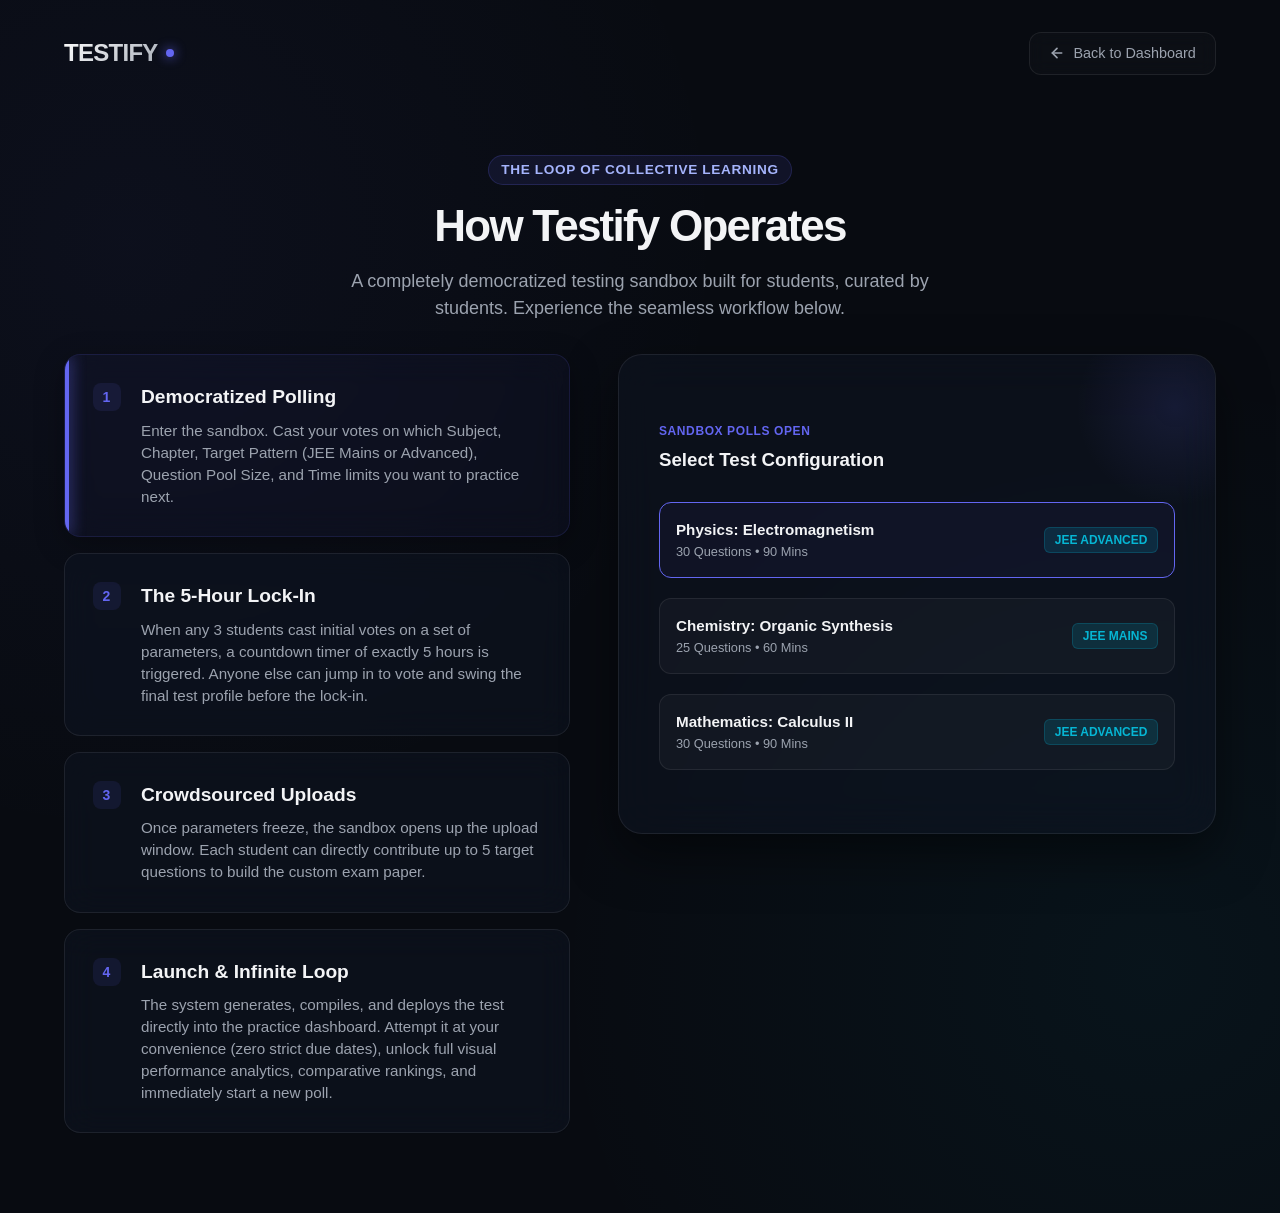
<file: tutorial/tutorial.html>
<!DOCTYPE html>
<html lang="en">
<head>
    <meta charset="UTF-8">
    <meta name="viewport" content="width=device-width, initial-scale=1.0">
    <link rel="icon" type="image/png" sizes="32x32" href="../logo.png">
<link rel="icon" type="image/png" sizes="16x16" href="../logo.png">
<link rel="apple-touch-icon" href="../logo.png">
    <title>How Testify Works | Cooperative Testing Platform</title>
    <link rel="manifest" href="../manifest.json">
    <style>
        /* --- DESIGN SYSTEM & VARIABLES --- */
        :root {
            --bg-primary: #080B11;
            --bg-surface: rgba(17, 24, 39, 0.45);
            --border-glow: rgba(99, 102, 241, 0.15);
            --border-light: rgba(255, 255, 255, 0.08);
            
            --text-primary: #F3F4F6;
            --text-muted: #9CA3AF;
            
            --accent-glow: #6366F1;
            --accent-cyan: #06B6D4;
            --accent-emerald: #10B981;
            
            --font-sans: -apple-system, BlinkMacSystemFont, "Segoe UI", Roboto, Helvetica, Arial, sans-serif;
            --transition-smooth: all 0.4s cubic-bezier(0.16, 1, 0.3, 1);
        }

        /* --- GLOBAL RESET & STYLES --- */
        * {
            box-sizing: border-box;
            margin: 0;
            padding: 0;
        }

        body {
            background-color: var(--bg-primary);
            background-image: 
                radial-gradient(circle at 10% 20%, rgba(99, 102, 241, 0.05) 0%, transparent 40%),
                radial-gradient(circle at 90% 80%, rgba(6, 182, 212, 0.05) 0%, transparent 40%);
            color: var(--text-primary);
            font-family: var(--font-sans);
            min-height: 100vh;
            display: flex;
            flex-direction: column;
            align-items: center;
            overflow-x: hidden;
            line-height: 1.5;
        }

        /* --- HEADER --- */
        header {
            width: 100%;
            max-width: 1200px;
            padding: 2rem 1.5rem;
            display: flex;
            justify-content: space-between;
            align-items: center;
        }

        .logo {
            font-size: 1.5rem;
            font-weight: 800;
            letter-spacing: -0.03em;
            background: linear-gradient(135deg, #fff 0%, var(--text-muted) 100%);
            -webkit-background-clip: text;
            -webkit-text-fill-color: transparent;
            display: flex;
            align-items: center;
            gap: 0.5rem;
        }

        .logo-dot {
            width: 8px;
            height: 8px;
            background: var(--accent-glow);
            border-radius: 50%;
            box-shadow: 0 0 12px var(--accent-glow);
        }

        /* --- BACK BUTTON --- */
        .back-btn {
            display: inline-flex;
            align-items: center;
            gap: 0.5rem;
            padding: 0.6rem 1.2rem;
            background: rgba(255, 255, 255, 0.02);
            border: 1px solid var(--border-light);
            border-radius: 12px;
            color: var(--text-muted);
            text-decoration: none;
            font-size: 0.9rem;
            font-weight: 500;
            backdrop-filter: blur(8px);
            transition: var(--transition-smooth);
            cursor: pointer;
        }

        .back-btn:hover {
            color: var(--text-primary);
            background: rgba(255, 255, 255, 0.06);
            border-color: rgba(99, 102, 241, 0.4);
            box-shadow: 0 0 20px rgba(99, 102, 241, 0.1);
            transform: translateY(-1px);
        }

        .back-btn svg {
            transition: var(--transition-smooth);
        }

        .back-btn:hover svg {
            transform: translateX(-4px);
            stroke: var(--accent-glow);
        }

        /* --- TUTORIAL HERO --- */
        .tutorial-hero {
            text-align: center;
            margin: 3rem 1.5rem 2rem 1.5rem;
            max-width: 800px;
        }

        .tagline {
            display: inline-block;
            padding: 0.25rem 0.75rem;
            background: rgba(99, 102, 241, 0.1);
            border: 1px solid rgba(99, 102, 241, 0.2);
            color: #A5B4FC;
            border-radius: 9999px;
            font-size: 0.85rem;
            font-weight: 600;
            text-transform: uppercase;
            letter-spacing: 0.05em;
            margin-bottom: 1rem;
        }

        .tutorial-hero h1 {
            font-size: 2.75rem;
            font-weight: 800;
            letter-spacing: -0.04em;
            margin-bottom: 1rem;
            line-height: 1.15;
        }

        .tutorial-hero p {
            color: var(--text-muted);
            font-size: 1.125rem;
            max-width: 600px;
            margin: 0 auto;
        }

        .container {
            width: 100%;
            max-width: 1200px;
            padding: 0 1.5rem 5rem 1.5rem;
            display: grid;
            grid-template-columns: 1.1fr 1.30fr;
            gap: 3rem;
            align-items: start;
        }

        /* --- LEFT COLUMN: INTERACTIVE STEPS --- */
        .steps-wrapper {
            display: flex;
            flex-direction: column;
            gap: 1rem;
        }

        .step-card {
            background: var(--bg-surface);
            border: 1px solid var(--border-light);
            backdrop-filter: blur(16px);
            border-radius: 16px;
            padding: 1.75rem;
            cursor: pointer;
            transition: var(--transition-smooth);
            position: relative;
            overflow: hidden;
            display: flex;
            gap: 1.25rem;
            text-align: left;
        }

        .step-card::before {
            content: '';
            position: absolute;
            top: 0;
            left: 0;
            width: 4px;
            height: 100%;
            background: transparent;
            transition: var(--transition-smooth);
        }

        .step-card:hover {
            border-color: rgba(255, 255, 255, 0.15);
            transform: translateY(-2px);
            background: rgba(255, 255, 255, 0.02);
        }

        .step-card.active {
            border-color: var(--border-glow);
            background: rgba(99, 102, 241, 0.04);
            box-shadow: 0 8px 30px rgba(0, 0, 0, 0.3);
        }

        .step-card.active::before {
            background: var(--accent-glow);
            box-shadow: 0 0 15px var(--accent-glow);
        }

        .step-num {
            font-size: 0.875rem;
            font-weight: 700;
            color: var(--accent-glow);
            background: rgba(99, 102, 241, 0.1);
            width: 28px;
            height: 28px;
            display: flex;
            align-items: center;
            justify-content: center;
            border-radius: 8px;
            flex-shrink: 0;
        }

        .step-content h3 {
            font-size: 1.2rem;
            font-weight: 700;
            margin-bottom: 0.5rem;
            color: var(--text-primary);
        }

        .step-content p {
            font-size: 0.95rem;
            color: var(--text-muted);
            line-height: 1.45;
        }

        /* --- RIGHT COLUMN: INTERACTIVE VISUALIZER --- */
        .preview-pane {
            position: sticky;
            top: 2rem;
            background: var(--bg-surface);
            border: 1px solid var(--border-light);
            box-shadow: 0 20px 50px rgba(0, 0, 0, 0.5);
            backdrop-filter: blur(20px);
            border-radius: 24px;
            padding: 2.5rem;
            min-height: 480px;
            display: flex;
            flex-direction: column;
            justify-content: center;
            align-items: center;
            transition: var(--transition-smooth);
            overflow: hidden;
        }

        .preview-pane::after {
            content: '';
            position: absolute;
            top: -10%;
            right: -10%;
            width: 200px;
            height: 200px;
            background: radial-gradient(circle, rgba(99, 102, 241, 0.12) 0%, transparent 70%);
            pointer-events: none;
        }

        /* --- DYNAMIC MOCKUPS (Inside Visualizer) --- */
        .mockup-container {
            width: 100%;
            display: none;
            opacity: 0;
            transform: scale(0.95);
            transition: opacity 0.4s ease, transform 0.4s ease;
        }

        .mockup-container.active {
            display: block;
            opacity: 1;
            transform: scale(1);
        }

        /* Mockup 1: Poll UI */
        .poll-box {
            display: flex;
            flex-direction: column;
            gap: 1.25rem;
        }

        .poll-item {
            background: rgba(255, 255, 255, 0.03);
            border: 1px solid var(--border-light);
            border-radius: 12px;
            padding: 1rem;
            display: flex;
            justify-content: space-between;
            align-items: center;
            cursor: pointer;
            transition: var(--transition-smooth);
        }

        .poll-item:hover, .poll-item.selected {
            border-color: var(--accent-glow);
            background: rgba(99, 102, 241, 0.05);
        }

        .poll-meta h4 {
            font-size: 0.95rem;
            font-weight: 600;
        }

        .poll-meta p {
            font-size: 0.8rem;
            color: var(--text-muted);
        }

        .badge-pattern {
            font-size: 0.75rem;
            padding: 0.2rem 0.6rem;
            border-radius: 6px;
            font-weight: 700;
            background: rgba(6, 182, 212, 0.15);
            color: var(--accent-cyan);
            border: 1px solid rgba(6, 182, 212, 0.2);
        }

        /* Mockup 2: Countdown Timer */
        .timer-display {
            text-align: center;
            padding: 2rem 0;
        }

        .countdown-digits {
            font-family: monospace;
            font-size: 3.5rem;
            font-weight: 700;
            letter-spacing: 0.05em;
            background: linear-gradient(to right, #fff, var(--text-muted));
            -webkit-background-clip: text;
            -webkit-text-fill-color: transparent;
            text-shadow: 0 0 20px rgba(255, 255, 255, 0.1);
        }

        .timer-status {
            color: var(--accent-cyan);
            font-size: 0.85rem;
            text-transform: uppercase;
            letter-spacing: 0.15em;
            margin-top: 1rem;
            display: flex;
            align-items: center;
            justify-content: center;
            gap: 0.5rem;
        }

        .pulse-dot {
            width: 8px;
            height: 8px;
            background-color: var(--accent-cyan);
            border-radius: 50%;
            animation: pulse-glow 1.5s infinite ease-in-out;
        }

        /* Mockup 3: Question Uploader */
        .upload-zone {
            border: 2px dashed var(--border-light);
            border-radius: 16px;
            padding: 2.5rem 1.5rem;
            text-align: center;
            transition: var(--transition-smooth);
            cursor: pointer;
        }

        .upload-zone:hover {
            border-color: var(--accent-glow);
            background: rgba(99, 102, 241, 0.02);
        }

        .upload-slots {
            display: flex;
            justify-content: center;
            gap: 0.5rem;
            margin-top: 1.5rem;
        }

        .slot {
            width: 32px;
            height: 32px;
            border-radius: 8px;
            border: 1.5px solid var(--border-light);
            display: flex;
            align-items: center;
            justify-content: center;
            font-size: 0.75rem;
            font-weight: 700;
            color: var(--text-muted);
            transition: var(--transition-smooth);
        }

        .slot.filled {
            background: rgba(16, 185, 129, 0.15);
            border-color: var(--accent-emerald);
            color: var(--accent-emerald);
        }

        /* Mockup 4: Exam & Analysis Portal */
        .analytics-card {
            background: rgba(255, 255, 255, 0.02);
            border: 1px solid var(--border-light);
            border-radius: 16px;
            padding: 1.5rem;
        }

        .analytics-header {
            display: flex;
            justify-content: space-between;
            align-items: center;
            margin-bottom: 1.25rem;
            border-bottom: 1px solid var(--border-light);
            padding-bottom: 0.75rem;
        }

        .stat-grid {
            display: grid;
            grid-template-columns: 1fr 1fr;
            gap: 1rem;
        }

        .stat-box {
            background: rgba(0, 0, 0, 0.2);
            padding: 1rem;
            border-radius: 10px;
            border: 1px solid rgba(255, 255, 255, 0.03);
        }

        .stat-label {
            font-size: 0.75rem;
            color: var(--text-muted);
            text-transform: uppercase;
        }

        .stat-val {
            font-size: 1.5rem;
            font-weight: 700;
            color: var(--text-primary);
            margin-top: 0.25rem;
        }

        /* --- ANIMATIONS --- */
        @keyframes pulse-glow {
            0%, 100% { transform: scale(0.8); opacity: 0.5; box-shadow: 0 0 0 0 rgba(6, 182, 212, 0.4); }
            50% { transform: scale(1.2); opacity: 1; box-shadow: 0 0 12px 4px rgba(6, 182, 212, 0.4); }
        }

        /* --- RESPONSIVE ADJUSTMENTS --- */
        @media (max-width: 968px) {
            .container {
                grid-template-columns: 1fr;
            }
            .preview-pane {
                position: static;
                min-height: auto;
            }
        }
    </style>
</head>
<body>

    <header>
        <div class="logo">
            TESTIFY <span class="logo-dot"></span>
        </div>
        <!-- Sleek Glassmorphic Back Button -->
        <a href="../dashboard/dashboard.html" class="back-btn">
            <svg width="16" height="16" viewBox="0 0 24 24" fill="none" stroke="currentColor" stroke-width="2.5" stroke-linecap="round" stroke-linejoin="round">
                <line x1="19" y1="12" x2="5" y2="12"></line>
                <polyline points="12 19 5 12 12 5"></polyline>
            </svg>
            Back to Dashboard
        </a>
    </header>

    <div class="tutorial-hero">
        <span class="tagline">The Loop of Collective Learning</span>
        <h1>How Testify Operates</h1>
        <p>A completely democratized testing sandbox built for students, curated by students. Experience the seamless workflow below.</p>
    </div>

    <div class="container">
        
        <!-- Left Column: Step List -->
        <div class="steps-wrapper">
            
            <div class="step-card active" data-step="1">
                <div class="step-num">1</div>
                <div class="step-content">
                    <h3>Democratized Polling</h3>
                    <p>Enter the sandbox. Cast your votes on which Subject, Chapter, Target Pattern (JEE Mains or Advanced), Question Pool Size, and Time limits you want to practice next.</p>
                </div>
            </div>

            <div class="step-card" data-step="2">
                <div class="step-num">2</div>
                <div class="step-content">
                    <h3>The 5-Hour Lock-In</h3>
                    <p>When any 3 students cast initial votes on a set of parameters, a countdown timer of exactly 5 hours is triggered. Anyone else can jump in to vote and swing the final test profile before the lock-in.</p>
                </div>
            </div>

            <div class="step-card" data-step="3">
                <div class="step-num">3</div>
                <div class="step-content">
                    <h3>Crowdsourced Uploads</h3>
                    <p>Once parameters freeze, the sandbox opens up the upload window. Each student can directly contribute up to 5 target questions to build the custom exam paper.</p>
                </div>
            </div>

            <div class="step-card" data-step="4">
                <div class="step-num">4</div>
                <div class="step-content">
                    <h3>Launch & Infinite Loop</h3>
                    <p>The system generates, compiles, and deploys the test directly into the practice dashboard. Attempt it at your convenience (zero strict due dates), unlock full visual performance analytics, comparative rankings, and immediately start a new poll.</p>
                </div>
            </div>

        </div>

        <!-- Right Column: Interactive Visualizer Pane -->
        <div class="preview-pane" id="previewPane">
            
            <!-- Mockup 1: Polling Interface -->
            <div class="mockup-container active" id="mockup-1">
                <div class="poll-box">
                    <div style="margin-bottom: 0.5rem;">
                        <span style="font-size: 0.75rem; color: var(--accent-glow); font-weight: 700; letter-spacing: 0.05em; text-transform: uppercase;">Sandbox Polls Open</span>
                        <h3 style="margin-top: 0.25rem; font-weight: 700;">Select Test Configuration</h3>
                    </div>
                    <div class="poll-item selected">
                        <div class="poll-meta">
                            <h4>Physics: Electromagnetism</h4>
                            <p>30 Questions • 90 Mins</p>
                        </div>
                        <span class="badge-pattern">JEE ADVANCED</span>
                    </div>
                    <div class="poll-item">
                        <div class="poll-meta">
                            <h4>Chemistry: Organic Synthesis</h4>
                            <p>25 Questions • 60 Mins</p>
                        </div>
                        <span class="badge-pattern">JEE MAINS</span>
                    </div>
                    <div class="poll-item">
                        <div class="poll-meta">
                            <h4>Mathematics: Calculus II</h4>
                            <p>30 Questions • 90 Mins</p>
                        </div>
                        <span class="badge-pattern">JEE ADVANCED</span>
                    </div>
                </div>
            </div>

            <!-- Mockup 2: Lock-In Timer Interface -->
            <div class="mockup-container" id="mockup-2">
                <div class="timer-display">
                    <span style="font-size: 0.8rem; color: var(--text-muted); font-weight: 600; text-transform: uppercase; letter-spacing: 0.05em;">Minimum 3 Votes Reached!</span>
                    <h2 style="font-size: 1.5rem; font-weight: 700; margin: 0.5rem 0 1.5rem 0;">Voting Window Closes In:</h2>
                    <div class="countdown-digits" id="timerDigits">05:00:00</div>
                    <div class="timer-status">
                        <span class="pulse-dot"></span>
                        <span>Accepting Late Votes... Parameters updating live</span>
                    </div>
                </div>
            </div>

            <!-- Mockup 3: Crowdsourced Uploads Interface -->
            <div class="mockup-container" id="mockup-3">
                <div style="margin-bottom: 1.5rem; text-align: center;">
                    <h3 style="font-weight: 700;">Contribute to Test Pool</h3>
                    <p style="font-size: 0.85rem; color: var(--text-muted); margin-top: 0.25rem;">Upload high-yield problems to insert into this custom module</p>
                </div>
                <div class="upload-zone">
                    <svg width="32" height="32" viewBox="0 0 24 24" fill="none" stroke="currentColor" stroke-width="2" stroke-linecap="round" stroke-linejoin="round" style="color: var(--accent-glow); margin-bottom: 0.5rem;"><path d="M21 15v4a2 2 0 0 1-2 2H5a2 2 0 0 1-2-2v-4"/><polyline points="17 8 12 3 7 8"/><line x1="12" y1="3" x2="12" y2="15"/></svg>
                    <p style="font-size: 0.9rem; font-weight: 600;">Drag and drop single-question screenshots</p>
                    <p style="font-size: 0.75rem; color: var(--text-muted); margin-top: 0.25rem;">Supports JPEG, PNG, PDF up to 5MB</p>
                </div>
                <div class="upload-slots">
                    <div class="slot filled">✓</div>
                    <div class="slot filled">✓</div>
                    <div class="slot">3</div>
                    <div class="slot">4</div>
                    <div class="slot">5</div>
                </div>
            </div>

            <!-- Mockup 4: Exam & Analysis Portal -->
            <div class="mockup-container" id="mockup-4">
                <div class="analytics-card">
                    <div class="analytics-header">
                        <div>
                            <h3 style="font-size: 1.1rem; font-weight: 700;">Test-04 Results</h3>
                            <p style="font-size: 0.75rem; color: var(--text-muted);">Mains Pattern • Electromagnetism</p>
                        </div>
                        <span style="font-size: 0.75rem; font-weight: 600; color: var(--accent-emerald); background: rgba(16, 185, 129, 0.1); border: 1px solid rgba(16, 185, 129, 0.2); padding: 0.25rem 0.5rem; border-radius: 6px;">COMPLETED</span>
                    </div>
                    <div class="stat-grid">
                        <div class="stat-box">
                            <div class="stat-label">Your Score</div>
                            <div class="stat-val" style="color: var(--accent-cyan);">245 <span style="font-size: 0.85rem; color: var(--text-muted);">/ 300</span></div>
                        </div>
                        <div class="stat-box">
                            <div class="stat-label">Peer Rank</div>
                            <div class="stat-val">04 <span style="font-size: 0.85rem; color: var(--text-muted);">/ 142</span></div>
                        </div>
                        <div class="stat-box" style="grid-column: span 2;">
                            <div class="stat-label" style="margin-bottom: 0.5rem;">Accuracy Breakdown</div>
                            <div style="background: rgba(255,255,255,0.05); height: 8px; border-radius: 9999px; overflow: hidden;">
                                <div style="background: var(--accent-emerald); width: 82%; height: 100%;"></div>
                            </div>
                            <div style="display: flex; justify-content: space-between; font-size: 0.7rem; color: var(--text-muted); margin-top: 0.25rem;">
                                <span>82% Correct</span>
                                <span>18% Incomplete/Wrong</span>
                            </div>
                        </div>
                    </div>
                </div>
            </div>

        </div>

    </div>

    <script>
        document.addEventListener('DOMContentLoaded', () => {
            const stepCards = document.querySelectorAll('.step-card');
            const mockups = document.querySelectorAll('.mockup-container');
            
            // --- TAB SWITCH CONTROLLER ---
            stepCards.forEach(card => {
                card.addEventListener('click', () => {
                    const stepNumber = card.getAttribute('data-step');
                    
                    // Clear previous active states
                    stepCards.forEach(c => c.classList.remove('active'));
                    mockups.forEach(m => m.classList.remove('active'));
                    
                    // Set current active states
                    card.classList.add('active');
                    document.getElementById(`mockup-${stepNumber}`).classList.add('active');
                });
            });

            // --- SIMULATED COUNTDOWN TIMER (Step 2 Mockup) ---
            let duration = 5 * 60 * 60; // 5 hours in seconds
            const timerDigits = document.getElementById('timerDigits');

            setInterval(() => {
                if (duration <= 0) {
                    duration = 5 * 60 * 60; // loop back for demo sanity
                }
                duration--;

                const hours = Math.floor(duration / 3600);
                const minutes = Math.floor((duration % 3600) / 60);
                const seconds = duration % 60;

                const pad = (num) => String(num).padStart(2, '0');
                timerDigits.textContent = `${pad(hours)}:${pad(minutes)}:${pad(seconds)}`;
            }, 1000);
        });
    </script>
</body>
</html>
</file>
